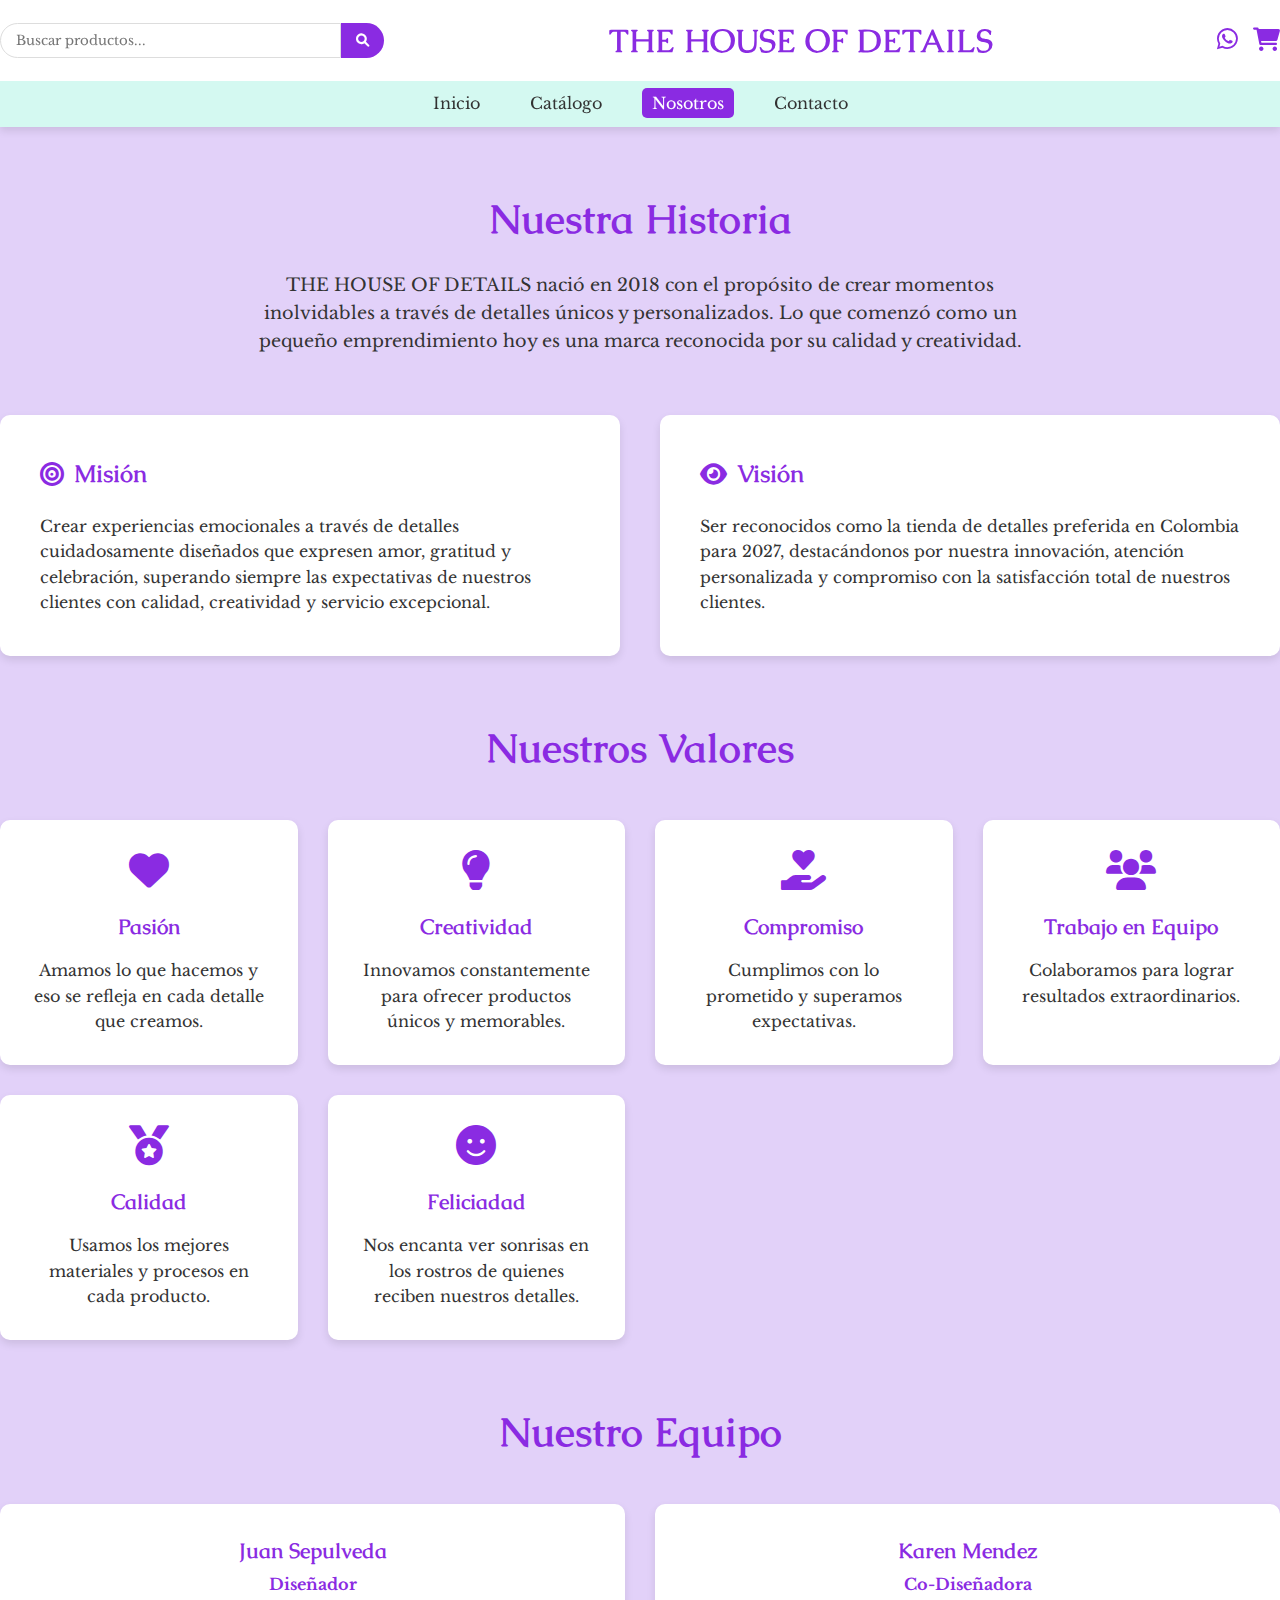
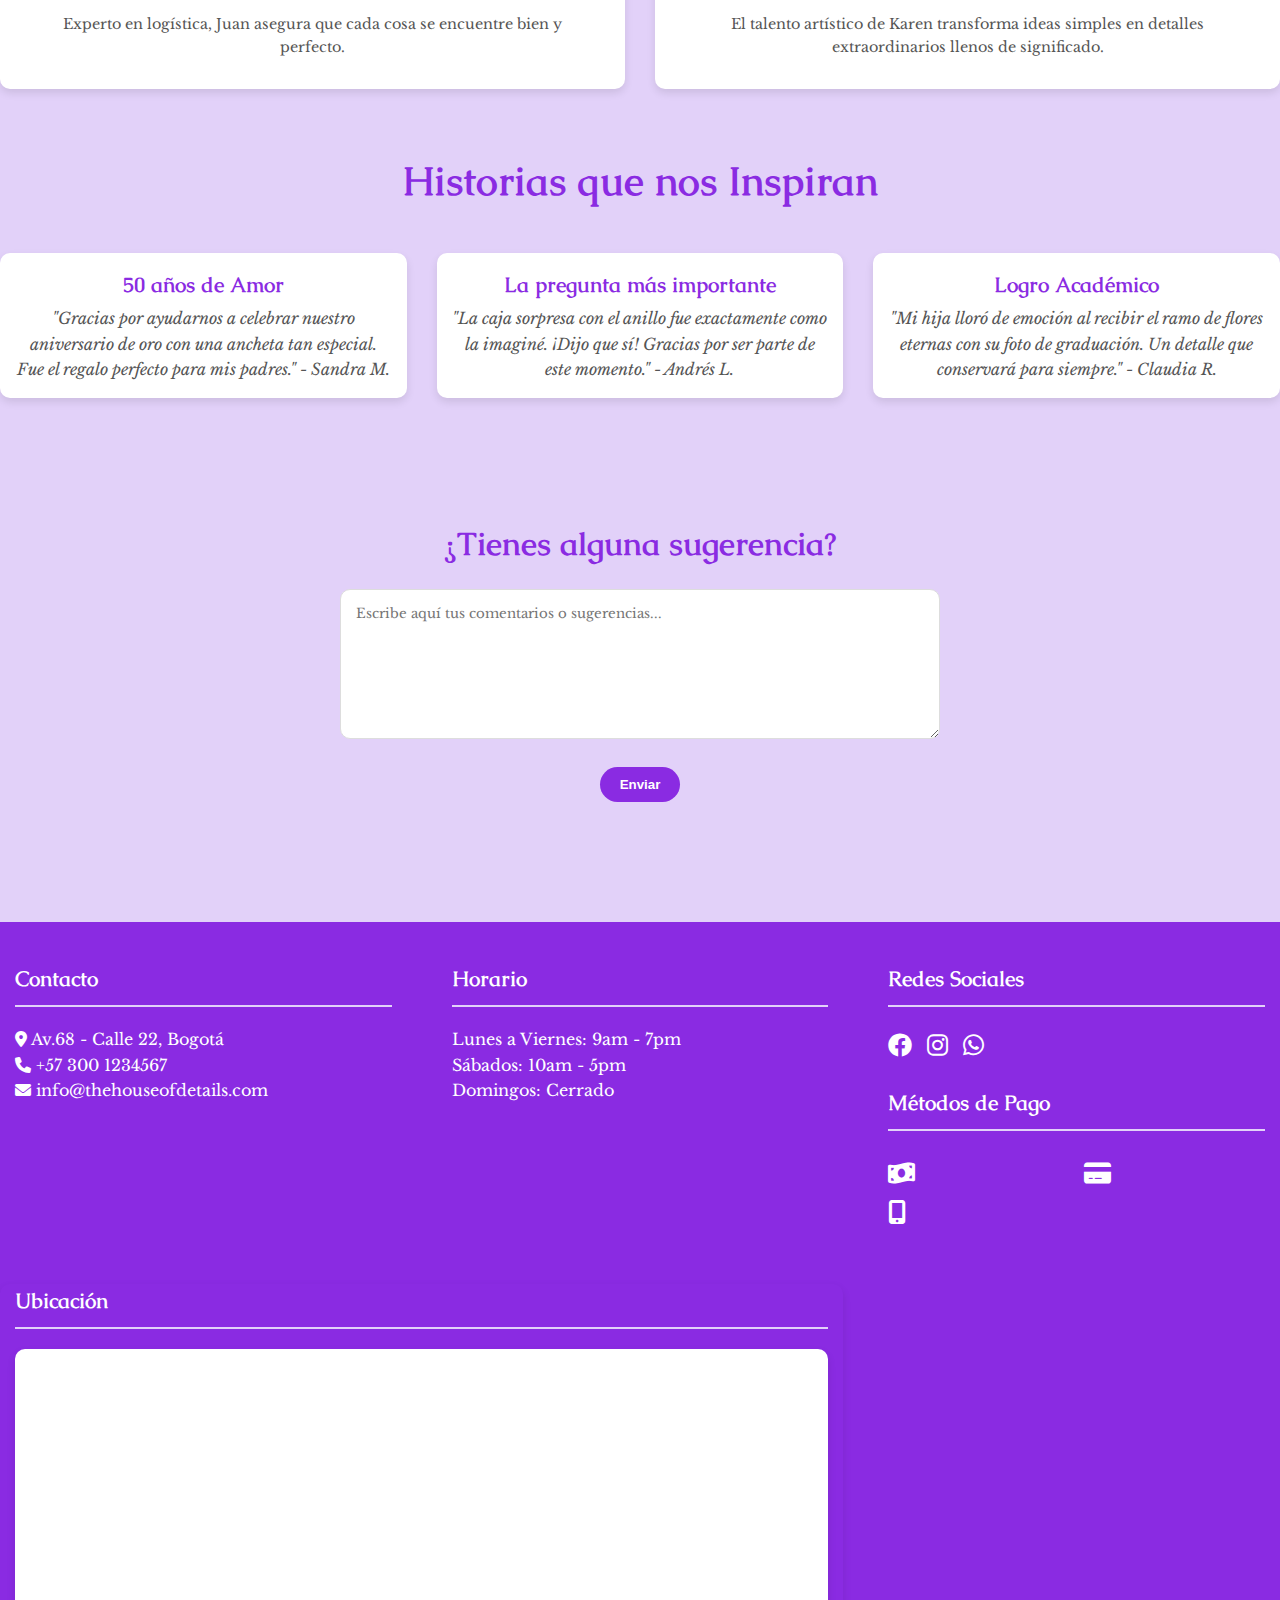
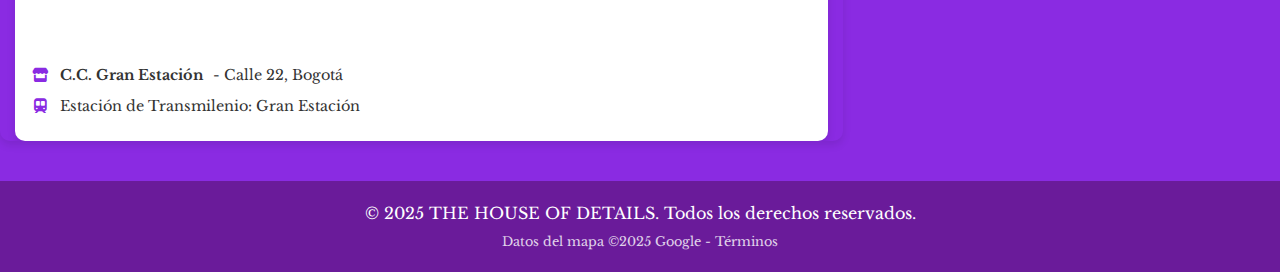
<file: about.html>
<!DOCTYPE html>
<html lang="es">
<head>
    <meta charset="UTF-8">
    <meta name="viewport" content="width=device-width, initial-scale=1.0">
    <title>Nosotros - THE HOUSE OF DETAILS</title>
    <link rel="stylesheet" href="./styles.css">
    <link href="https://fonts.googleapis.com/css2?family=Caudex:wght@700&family=Libre+Baskerville:wght@400;700&display=swap" rel="stylesheet">
    <link rel="stylesheet" href="https://cdnjs.cloudflare.com/ajax/libs/font-awesome/6.0.0-beta3/css/all.min.css">
</head>
<body>
    <header>
        <div class="header-top">
            <div class="search-box">
                <input type="text" placeholder="Buscar productos...">
                <button><i class="fas fa-search"></i></button>
            </div>
            <h1>THE HOUSE OF DETAILS</h1>
            <div class="header-icons">
                <a href="https://wa.me/573001234567" class="whatsapp-btn" target="_blank"><i class="fab fa-whatsapp"></i></a>
                <a href="carrito.html" class="cart-btn"><i class="fas fa-shopping-cart"></i></a>
            </div>
        </div>
        <nav>
            <ul>
                <li><a href="index.html">Inicio</a></li>
                <li><a href="productos.html">Catálogo</a></li>
                <li><a href="about.html" class="active">Nosotros</a></li>
                <li><a href="contacto.html">Contacto</a></li>
            </ul>
        </nav>
    </header>

    <main class="about-container">
        <section class="about-hero">
            <h2>Nuestra Historia</h2>
            <p>THE HOUSE OF DETAILS nació en 2018 con el propósito de crear momentos inolvidables a través de detalles únicos y personalizados. Lo que comenzó como un pequeño emprendimiento hoy es una marca reconocida por su calidad y creatividad.</p>
        </section>

        <section class="mission-vision">
            <div class="mission">
                <h3><i class="fas fa-bullseye"></i> Misión</h3>
                <p>Crear experiencias emocionales a través de detalles cuidadosamente diseñados que expresen amor, gratitud y celebración, superando siempre las expectativas de nuestros clientes con calidad, creatividad y servicio excepcional.</p>
            </div>
            <div class="vision">
                <h3><i class="fas fa-eye"></i> Visión</h3>
                <p>Ser reconocidos como la tienda de detalles preferida en Colombia para 2027, destacándonos por nuestra innovación, atención personalizada y compromiso con la satisfacción total de nuestros clientes.</p>
            </div>
        </section>

        <section class="values">
            <h2>Nuestros Valores</h2>
            <div class="values-grid">
                <div class="value-card">
                    <i class="fas fa-heart"></i>
                    <h3>Pasión</h3>
                    <p>Amamos lo que hacemos y eso se refleja en cada detalle que creamos.</p>
                </div>
                <div class="value-card">
                    <i class="fas fa-lightbulb"></i>
                    <h3>Creatividad</h3>
                    <p>Innovamos constantemente para ofrecer productos únicos y memorables.</p>
                </div>
                <div class="value-card">
                    <i class="fas fa-hand-holding-heart"></i>
                    <h3>Compromiso</h3>
                    <p>Cumplimos con lo prometido y superamos expectativas.</p>
                </div>
                <div class="value-card">
                    <i class="fas fa-users"></i>
                    <h3>Trabajo en Equipo</h3>
                    <p>Colaboramos para lograr resultados extraordinarios.</p>
                </div>
                <div class="value-card">
                    <i class="fas fa-medal"></i>
                    <h3>Calidad</h3>
                    <p>Usamos los mejores materiales y procesos en cada producto.</p>
                </div>
                <div class="value-card">
                    <i class="fas fa-smile"></i>
                    <h3>Feliciadad</h3>
                    <p>Nos encanta ver sonrisas en los rostros de quienes reciben nuestros detalles.</p>
                </div>
            </div>
        </section>

        <section class="team">
            <h2>Nuestro Equipo</h2>
            <div class="team-grid">
                
                <div class="team-member">
                    <h3> Juan Sepulveda </h3>
                    <p class="position"> Diseñador </p>
                    <p class="bio">Experto en logística, Juan asegura que cada cosa se encuentre bien y perfecto.</p>
                </div>
                <div class="team-member">
                    <h3> Karen Mendez </h3>
                    <p class="position"> Co-Diseñadora </p>
                    <p class="bio">El talento artístico de Karen transforma ideas simples en detalles extraordinarios llenos de significado.</p>
                </div>
                
            </div>
        </section>

        <section class="customer-stories">
            <h2>Historias que nos Inspiran</h2>
            <div class="stories-grid">
                <div class="story-card">
                    <h3>50 años de Amor</h3>
                    <p>"Gracias por ayudarnos a celebrar nuestro aniversario de oro con una ancheta tan especial. Fue el regalo perfecto para mis padres." - Sandra M.</p>
                </div>
                <div class="story-card">
                    <h3>La pregunta más importante</h3>
                    <p>"La caja sorpresa con el anillo fue exactamente como la imaginé. ¡Dijo que sí! Gracias por ser parte de este momento." - Andrés L.</p>
                </div>
                <div class="story-card">
                    <h3>Logro Académico</h3>
                    <p>"Mi hija lloró de emoción al recibir el ramo de flores eternas con su foto de graduación. Un detalle que conservará para siempre." - Claudia R.</p>
                </div>
            </div>
        </section>

        <section class="suggestion-box">
            <h2>¿Tienes alguna sugerencia?</h2>
            <form>
                <textarea placeholder="Escribe aquí tus comentarios o sugerencias..."></textarea>
                <button type="submit" class="btn">Enviar</button>
            </form>
        </section>
    </main>

    <footer>
        <div class="footer-content">
            <div class="footer-section contact-info">
                <h3>Contacto</h3>
                <p><i class="fas fa-map-marker-alt"></i> Av.68 - Calle 22, Bogotá</p>
                <p><i class="fas fa-phone"></i> +57 300 1234567</p>
                <p><i class="fas fa-envelope"></i> info@thehouseofdetails.com</p>
            </div>
            
            <div class="footer-section hours">
                <h3>Horario</h3>
                <p>Lunes a Viernes: 9am - 7pm</p>
                <p>Sábados: 10am - 5pm</p>
                <p>Domingos: Cerrado</p>
            </div>
            
            <div class="footer-section social">
                <h3>Redes Sociales</h3>
                <div class="social-icons">
                    <a href="#"><i class="fab fa-facebook"></i></a>
                    <a href="#"><i class="fab fa-instagram"></i></a>
                    <a href="https://wa.me/573001234567"><i class="fab fa-whatsapp"></i></a>
                </div>
                <h3>Métodos de Pago</h3>
                <div class="payment-methods">
                    <i class="fas fa-money-bill-wave" title="Efectivo"></i>
                    <i class="fas fa-credit-card" title="Tarjetas"></i>
                    <i class="fas fa-mobile-alt" title="Nequi/Daviplata"></i>
                </div>
            </div>
            
            <div class="footer-section map-container">
                <h3>Ubicación</h3>
                <div class="map-wrapper">
                    <iframe src="https://www.google.com/maps/embed?pb=!1m18!1m12!1m3!1d3976.785931816485!2d-74.0839096847346!3d4.638242996636828!2m3!1f0!2f0!3f0!3m2!1i1024!2i768!4f13.1!3m3!1m2!1s0x8e3f9a3b0c1b3b1f%3A0x1b8c3b0c1b3b1f!2sBogot%C3%A1!5e0!3m2!1ses!2sco!4v1620000000000!5m2!1ses!2sco" 
                            width="100%" 
                            height="300" 
                            style="border:0;" 
                            allowfullscreen="" 
                            loading="lazy"
                            title="Ubicación de THE HOUSE OF DETAILS">
                    </iframe>
                    <div class="location-details">
                        <p><i class="fas fa-store"></i> <strong>C.C. Gran Estación</strong> - Calle 22, Bogotá</p>
                        <p><i class="fas fa-subway"></i> Estación de Transmilenio: Gran Estación</p>
                    </div>
                </div>
            </div>
        </div>
        
        <div class="footer-bottom">
            <p>&copy; 2025 THE HOUSE OF DETAILS. Todos los derechos reservados.</p>
            <p class="map-credits">Datos del mapa &copy;2025 Google - Términos</p>
        </div>
    </footer>
</body>
</html>
</file>
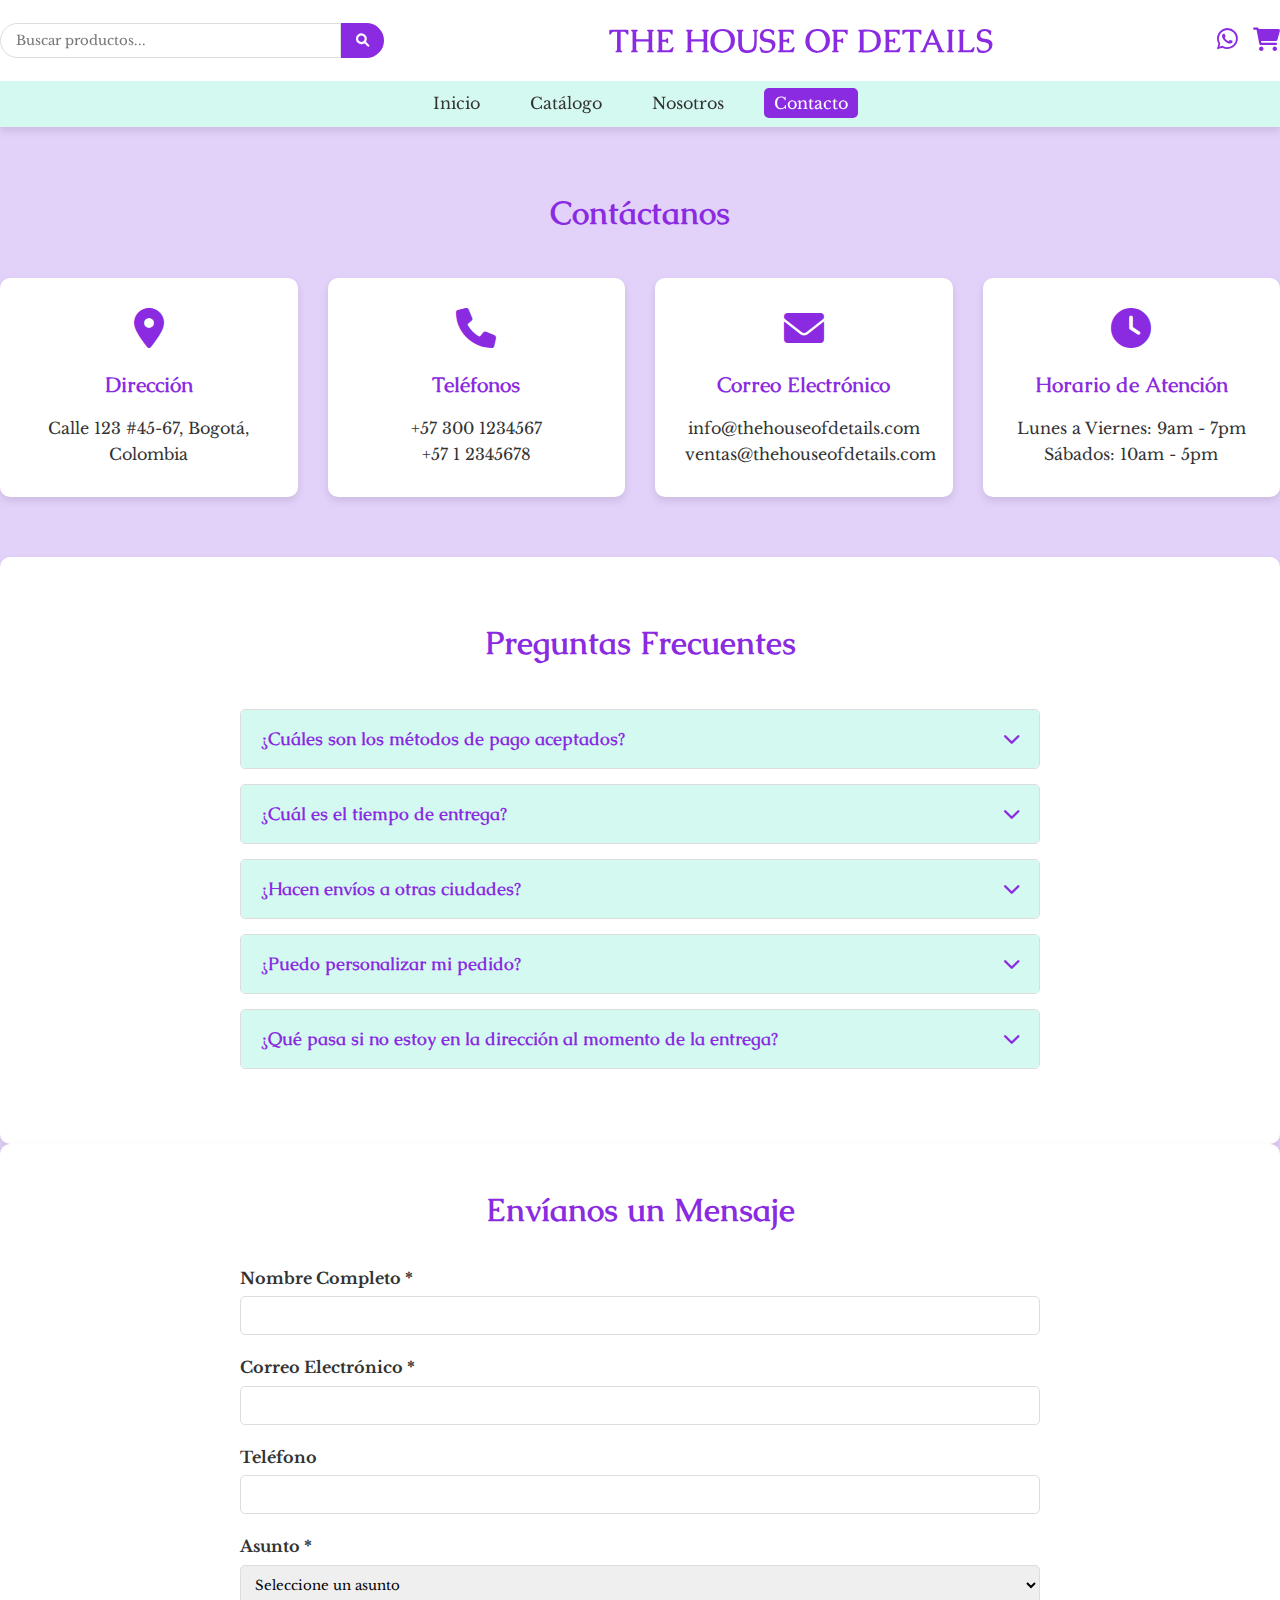
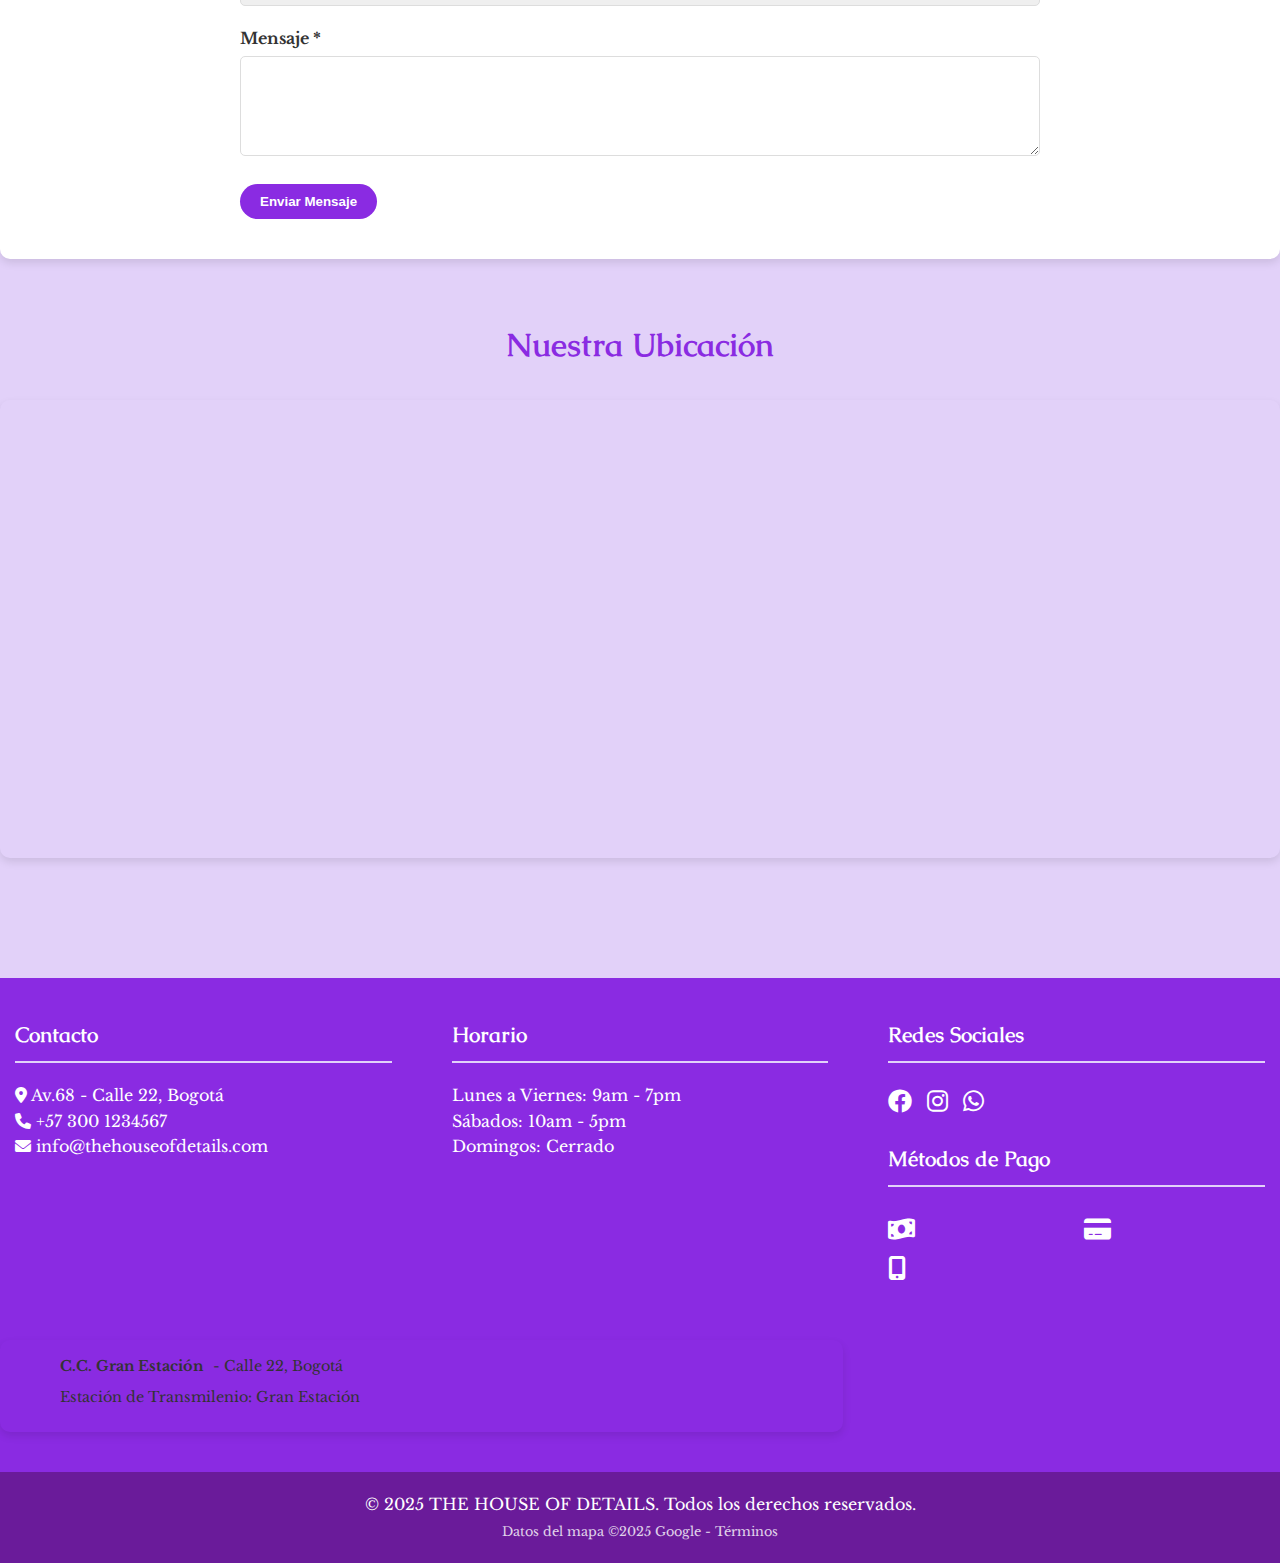
<file: contacto.html>
<!DOCTYPE html>
<html lang="es">
<head>
    <meta charset="UTF-8">
    <meta name="viewport" content="width=device-width, initial-scale=1.0">
    <title>Contacto - THE HOUSE OF DETAILS</title>
    <link rel="stylesheet" href="./styles.css">
    <link href="https://fonts.googleapis.com/css2?family=Caudex:wght@700&family=Libre+Baskerville:wght@400;700&display=swap" rel="stylesheet">
    <link rel="stylesheet" href="https://cdnjs.cloudflare.com/ajax/libs/font-awesome/6.0.0-beta3/css/all.min.css">
</head>
<body>
    <header>
        <div class="header-top">
            <div class="search-box">
                <input type="text" placeholder="Buscar productos...">
                <button><i class="fas fa-search"></i></button>
            </div>
            <h1>THE HOUSE OF DETAILS</h1>
            <div class="header-icons">
                <a href="https://wa.me/573001234567" class="whatsapp-btn" target="_blank"><i class="fab fa-whatsapp"></i></a>
                <a href="carrito.html" class="cart-btn"><i class="fas fa-shopping-cart"></i></a>
            </div>
        </div>
        <nav>
            <ul>
                <li><a href="index.html">Inicio</a></li>
                <li><a href="productos.html">Catálogo</a></li>
                <li><a href="about.html">Nosotros</a></li>
                <li><a href="contacto.html" class="active">Contacto</a></li>
            </ul>
        </nav>
    </header>

    <main class="contact-container">
        <section class="contact-info">
            <h2>Contáctanos</h2>
            <div class="info-grid">
                <div class="info-card">
                    <i class="fas fa-map-marker-alt"></i>
                    <h3>Dirección</h3>
                    <p>Calle 123 #45-67, Bogotá, Colombia</p>
                </div>
                <div class="info-card">
                    <i class="fas fa-phone"></i>
                    <h3>Teléfonos</h3>
                    <p>+57 300 1234567</p>
                    <p>+57 1 2345678</p>
                </div>
                <div class="info-card">
                    <i class="fas fa-envelope"></i>
                    <h3>Correo Electrónico</h3>
                    <p>info@thehouseofdetails.com</p>
                    <p>ventas@thehouseofdetails.com</p>
                </div>
                <div class="info-card">
                    <i class="fas fa-clock"></i>
                    <h3>Horario de Atención</h3>
                    <p>Lunes a Viernes: 9am - 7pm</p>
                    <p>Sábados: 10am - 5pm</p>
                </div>
            </div>
        </section>

        <section class="faq-section">
            <h2>Preguntas Frecuentes</h2>
            <div class="faq-container">
                <div class="faq-item">
                    <input type="checkbox" id="faq1" class="faq-toggle">
                    <label for="faq1" class="faq-question">
                        <span>¿Cuáles son los métodos de pago aceptados?</span>
                        <i class="fas fa-chevron-down"></i>
                    </label>
                    <div class="faq-answer">
                        <p>Aceptamos los siguientes métodos de pago: Efectivo, transferencias bancarias, Nequi, Daviplata, tarjetas débito y crédito (Visa y Mastercard).</p>
                    </div>
                </div>
        
                <div class="faq-item">
                    <input type="checkbox" id="faq2" class="faq-toggle">
                    <label for="faq2" class="faq-question">
                        <span>¿Cuál es el tiempo de entrega?</span>
                        <i class="fas fa-chevron-down"></i>
                    </label>
                    <div class="faq-answer">
                        <p>El tiempo de entrega estándar es de 1 a 2 días hábiles para Bogotá. Para otras ciudades depende del transportador seleccionado.</p>
                    </div>
                </div>
        
                <div class="faq-item">
                    <input type="checkbox" id="faq3" class="faq-toggle">
                    <label for="faq3" class="faq-question">
                        <span>¿Hacen envíos a otras ciudades?</span>
                        <i class="fas fa-chevron-down"></i>
                    </label>
                    <div class="faq-answer">
                        <p>Sí, realizamos envíos a nivel nacional a través de diferentes transportadoras. El costo varía según la ciudad y el peso del paquete.</p>
                    </div>
                </div>
        
                <div class="faq-item">
                    <input type="checkbox" id="faq4" class="faq-toggle">
                    <label for="faq4" class="faq-question">
                        <span>¿Puedo personalizar mi pedido?</span>
                        <i class="fas fa-chevron-down"></i>
                    </label>
                    <div class="faq-answer">
                        <p>¡Claro que sí! La mayoría de nuestros productos pueden personalizarse con mensajes, colores y otros detalles. Indícanos tus preferencias al hacer el pedido.</p>
                    </div>
                </div>
        
                <div class="faq-item">
                    <input type="checkbox" id="faq5" class="faq-toggle">
                    <label for="faq5" class="faq-question">
                        <span>¿Qué pasa si no estoy en la dirección al momento de la entrega?</span>
                        <i class="fas fa-chevron-down"></i>
                    </label>
                    <div class="faq-answer">
                        <p>Si no hay quien reciba el pedido, nuestro mensajero dejará una notificación y hará un segundo intento de entrega al día siguiente.</p>
                    </div>
                </div>
            </div>
        </section>

        <section class="contact-form-section">
            <h2>Envíanos un Mensaje</h2>
            <form class="contact-form">
                <div class="form-group">
                    <label for="contact-name">Nombre Completo *</label>
                    <input type="text" id="contact-name" required>
                </div>
                <div class="form-group">
                    <label for="contact-email">Correo Electrónico *</label>
                    <input type="email" id="contact-email" required>
                </div>
                <div class="form-group">
                    <label for="contact-phone">Teléfono</label>
                    <input type="tel" id="contact-phone">
                </div>
                <div class="form-group">
                    <label for="contact-subject">Asunto *</label>
                    <select id="contact-subject" required>
                        <option value="">Seleccione un asunto</option>
                        <option value="consulta">Consulta general</option>
                        <option value="pedido">Seguimiento de pedido</option>
                        <option value="devolucion">Devolución o reclamo</option>
                        <option value="sugerencia">Sugerencia</option>
                        <option value="otros">Otros</option>
                    </select>
                </div>
                <div class="form-group">
                    <label for="contact-message">Mensaje *</label>
                    <textarea id="contact-message" rows="5" required></textarea>
                </div>
                <button type="submit" class="btn">Enviar Mensaje</button>
            </form>
        </section> 

        

        <section class="location-map">
            <h2>Nuestra Ubicación</h2>
            <div class="map-container">
                <iframe src="https://www.google.com/maps/embed?pb=!1m18!1m12!1m3!1d3976.785931816485!2d-74.0839096847346!3d4.638242996636828!2m3!1f0!2f0!3f0!3m2!1i1024!2i768!4f13.1!3m3!1m2!1s0x8e3f9a3b0c1b3b1f%3A0x1b8c3b0c1b3b1f!2sBogot%C3%A1!5e0!3m2!1ses!2sco!4v1620000000000!5m2!1ses!2sco" width="100%" height="450" style="border:0;" allowfullscreen="" loading="lazy"></iframe>
            </div>
        </section>
            
    </section>
    </main>

    <footer>
        <div class="footer-content">
            <div class="footer-section contact-info">
                <h3>Contacto</h3>
                <p><i class="fas fa-map-marker-alt"></i> Av.68 - Calle 22, Bogotá</p>
                <p><i class="fas fa-phone"></i> +57 300 1234567</p>
                <p><i class="fas fa-envelope"></i> info@thehouseofdetails.com</p>
            </div>
            
            <div class="footer-section hours">
                <h3>Horario</h3>
                <p>Lunes a Viernes: 9am - 7pm</p>
                <p>Sábados: 10am - 5pm</p>
                <p>Domingos: Cerrado</p>
            </div>
            
            <div class="footer-section social">
                <h3>Redes Sociales</h3>
                <div class="social-icons">
                    <a href="#"><i class="fab fa-facebook"></i></a>
                    <a href="#"><i class="fab fa-instagram"></i></a>
                    <a href="https://wa.me/573001234567"><i class="fab fa-whatsapp"></i></a>
                </div>
                <h3>Métodos de Pago</h3>
                <div class="payment-methods">
                    <i class="fas fa-money-bill-wave" title="Efectivo"></i>
                    <i class="fas fa-credit-card" title="Tarjetas"></i>
                    <i class="fas fa-mobile-alt" title="Nequi/Daviplata"></i>
                </div>
            </div>
            
            <div class="footer-section map-container">
                
                
                    <div class="location-details">
                        <p><i class="fas fa-store"></i> <strong>C.C. Gran Estación</strong> - Calle 22, Bogotá</p>
                        <p><i class="fas fa-subway"></i> Estación de Transmilenio: Gran Estación</p>
                    </div>
                
            </div>
        </div>
        
        <div class="footer-bottom">
            <p>&copy; 2025 THE HOUSE OF DETAILS. Todos los derechos reservados.</p>
            <p class="map-credits">Datos del mapa &copy;2025 Google - Términos</p>
        </div>
    </footer>
</body>
</html>
</file>
<file: styles.css>
/* Estilos Generales */
:root {
    --lila: #e2d1f9;
    --aguamarina: #d4f9f1;
    --purpura: #8a2be2;
    --rosa-pastel: #ffd1dc;
    --azul-pastel: #a7c7e7;
    --verde-pastel: #c1e1c1;
    --amarillo-pastel: #fdfd96;
    --texto-oscuro: #333;
    --texto-medio: #555;
    --texto-claro: #777;
    --blanco: #fff;
    --sombra: 0 4px 8px rgba(0, 0, 0, 0.1);
}

* {
    margin: 0;
    padding: 0;
    box-sizing: border-box;
}

body {
    font-family: 'Libre Baskerville', serif;
    color: var(--texto-oscuro);
    background-color: var(--lila);
    line-height: 1.6;
}

h1, h2, h3, h4, h5, h6 {
    font-family: 'Caudex', serif;
    color: var(--purpura);
}

a {
    text-decoration: none;
    color: inherit;
}

img {
    max-width: 100%;
    height: auto;
}

.btn {
    display: inline-block;
    padding: 10px 20px;
    background-color: var(--purpura);
    color: var(--blanco);
    border-radius: 25px;
    font-weight: bold;
    transition: all 0.3s ease;
    border: none;
    cursor: pointer;
    text-align: center;
}

.btn:hover {
    background-color: #6a1b9a;
    transform: translateY(-2px);
    box-shadow: var(--sombra);
}

.container {
    width: 90%;
    max-width: 1200px;
    margin: 0 auto;
    padding: 0 15px;
}

/* Header */
header {
    background-color: var(--blanco);
    box-shadow: var(--sombra);
    position: sticky;
    top: 0;
    z-index: 100;
}

.header-top {
    display: flex;
    justify-content: space-between;
    align-items: center;
    padding: 15px 0;
}

.search-box {
    display: flex;
    width: 30%;
}

.search-box input {
    width: 100%;
    padding: 8px 15px;
    border: 1px solid #ddd;
    border-radius: 25px 0 0 25px;
    font-family: 'Libre Baskerville', serif;
}

.search-box button {
    padding: 8px 15px;
    background-color: var(--purpura);
    color: white;
    border: none;
    border-radius: 0 25px 25px 0;
    cursor: pointer;
}

h1 {
    font-size: 2rem;
    color: var(--purpura);
    text-align: center;
    flex-grow: 1;
}

.header-icons {
    display: flex;
    gap: 15px;
}

.whatsapp-btn, .cart-btn {
    font-size: 1.5rem;
    color: var(--purpura);
    transition: transform 0.3s ease;
}

.whatsapp-btn:hover, .cart-btn:hover {
    transform: scale(1.1);
}

.cart-btn.active {
    color: #6a1b9a;
}

nav ul {
    display: flex;
    justify-content: center;
    list-style: none;
    background-color: var(--aguamarina);
    padding: 10px 0;
}

nav ul li {
    margin: 0 15px;
}

nav ul li a {
    padding: 5px 10px;
    border-radius: 5px;
    transition: all 0.3s ease;
}

nav ul li a:hover, nav ul li a.active {
    background-color: var(--purpura);
    color: var(--blanco);
}

/* Hero Section */
.hero {
    background: linear-gradient(rgba(226, 209, 249, 0.8), rgba(212, 249, 241, 0.8)), url('images/hero-bg.jpg');
    background-size: cover;
    background-position: center;
    height: 60vh;
    display: flex;
    align-items: center;
    text-align: center;
    color: var(--texto-oscuro);
    padding: 0 20px;
}

.hero-content {
    max-width: 800px;
    margin: 0 auto;
}

.hero h2 {
    font-size: 2.5rem;
    margin-bottom: 20px;
    color: var(--purpura);
}

.hero p {
    font-size: 1.2rem;
    margin-bottom: 30px;
}

/* Categories Section */
.categories {
    padding: 60px 0;
    text-align: center;
    background-color: var(--blanco);
}

.categories h2 {
    font-size: 2rem;
    margin-bottom: 40px;
    color: var(--purpura);
    position: relative;
    display: inline-block;
}

.categories h2::after {
    content: '';
    position: absolute;
    width: 50%;
    height: 3px;
    background-color: var(--purpura);
    bottom: -10px;
    left: 25%;
}

.category-grid {
    display: grid;
    grid-template-columns: repeat(auto-fit, minmax(250px, 1fr));
    gap: 30px;
    margin-top: 30px;
}

.category-card {
    background-color: var(--aguamarina);
    border-radius: 10px;
    overflow: hidden;
    transition: transform 0.3s ease, box-shadow 0.3s ease;
    box-shadow: var(--sombra);
}

.category-card:hover {
    transform: translateY(-10px);
    box-shadow: 0 10px 20px rgba(0, 0, 0, 0.15);
}

.category-card img {
    width: 100%;
    height: 200px;
    object-fit: cover;
}

.category-card h3 {
    padding: 15px;
    font-size: 1.3rem;
}

/* Special Offers */
.special-offers {
    padding: 60px 0;
    background-color: var(--lila);
    text-align: center;
}

.special-offers h2 {
    font-size: 2rem;
    margin-bottom: 40px;
    color: var(--purpura);
}

.offer-container {
    display: grid;
    grid-template-columns: repeat(auto-fit, minmax(300px, 1fr));
    gap: 30px;
    margin-top: 30px;
}

.offer-card {
    background-color: var(--blanco);
    border-radius: 10px;
    overflow: hidden;
    box-shadow: var(--sombra);
    transition: transform 0.3s ease;
}

.offer-card:hover {
    transform: scale(1.05);
}

.offer-card img {
    width: 100%;
    height: 200px;
    object-fit: cover;
}

.offer-card h3 {
    padding: 15px;
    font-size: 1.3rem;
    color: var(--purpura);
}

.offer-card p {
    padding: 0 15px 15px;
    color: var(--texto-medio);
}

/* Testimonials */
.testimonials {
    padding: 60px 0;
    background-color: var(--blanco);
    text-align: center;
}

.testimonials h2 {
    font-size: 2rem;
    margin-bottom: 40px;
    color: var(--purpura);
}

.testimonial-grid {
    display: grid;
    grid-template-columns: repeat(auto-fit, minmax(300px, 1fr));
    gap: 30px;
    margin-top: 30px;
}

.testimonial-card {
    background-color: var(--aguamarina);
    padding: 30px;
    border-radius: 10px;
    box-shadow: var(--sombra);
    text-align: left;
}

.rating {
    color: gold;
    margin-bottom: 15px;
}

.testimonial-card p {
    font-style: italic;
    margin-bottom: 15px;
}

.author {
    font-weight: bold;
    color: var(--purpura);
}

/* Suggestion Box */
.suggestion-box {
    padding: 60px 0;
    background-color: var(--lila);
    text-align: center;
}

.suggestion-box h2 {
    font-size: 2rem;
    margin-bottom: 20px;
    color: var(--purpura);
}

.suggestion-box form {
    max-width: 600px;
    margin: 0 auto;
}

.suggestion-box textarea {
    width: 100%;
    height: 150px;
    padding: 15px;
    border-radius: 10px;
    border: 1px solid #ddd;
    margin-bottom: 20px;
    font-family: 'Libre Baskerville', serif;
    resize: vertical;
}

/* Footer Styles */
footer {
    background-color: var(--purpura);
    color: var(--blanco);
    padding: 40px 0 0;
}

.footer-content {
    display: grid;
    grid-template-columns: repeat(auto-fit, minmax(250px, 1fr));
    gap: 30px;
    padding-bottom: 40px;
}

.footer-section {
    padding: 0 15px;
}

.footer-section h3 {
    font-size: 1.3rem;
    margin-bottom: 20px;
    color: var(--blanco);
    border-bottom: 2px solid var(--lila);
    padding-bottom: 10px;
}

.map-container {
    grid-column: span 2;
}

.map-wrapper {
    background-color: var(--blanco);
    border-radius: 10px;
    overflow: hidden;
    box-shadow: var(--sombra);
}

.map-wrapper iframe {
    display: block;
    border: none;
}

.location-details {
    padding: 15px;
    color: var(--texto-oscuro);
    font-size: 0.9rem;
}

.location-details p {
    margin-bottom: 8px;
    display: flex;
    align-items: center;
    gap: 10px;
}

.location-details i {
    color: var(--purpura);
    min-width: 20px;
    text-align: center;
}

.social-icons {
    display: flex;
    gap: 15px;
    margin-bottom: 20px;
}

.social-icons a {
    color: var(--blanco);
    font-size: 1.5rem;
    transition: transform 0.3s ease;
}

.social-icons a:hover {
    transform: translateY(-5px);
}

.payment-methods {
    display: flex;
    gap: 15px;
    font-size: 1.5rem;
    margin-top: 10px;
}

.footer-bottom {
    text-align: center;
    padding: 20px 0;
    background-color: #6a1b9a;
    display: flex;
    flex-direction: column;
    gap: 5px;
}

.footer-bottom p {
    margin: 0;
}

.map-credits {
    font-size: 0.8rem;
    opacity: 0.8;
}

/* Responsive Design */
@media (max-width: 768px) {
    .map-container {
        grid-column: span 1;
    }
    
    .footer-content {
        grid-template-columns: 1fr;
    }
}

/* Product Catalog */
.catalog-header {
    padding: 60px 0 30px;
    text-align: center;
}

.catalog-header h2 {
    font-size: 2.5rem;
    color: var(--purpura);
    margin-bottom: 15px;
}

.category-filter {
    padding: 20px 0;
    text-align: center;
}

.filter-buttons {
    display: flex;
    flex-wrap: wrap;
    justify-content: center;
    gap: 10px;
    margin-top: 15px;
}

.filter-btn {
    background-color: var(--aguamarina);
    color: var(--texto-oscuro);
    border: none;
}

.filter-btn.active {
    background-color: var(--purpura);
    color: var(--blanco);
}

.product-grid {
    display: grid;
    grid-template-columns: repeat(auto-fill, minmax(300px, 1fr));
    gap: 30px;
    padding: 30px 0;
}

.product-card {
    background-color: var(--blanco);
    border-radius: 10px;
    overflow: hidden;
    box-shadow: var(--sombra);
    transition: transform 0.3s ease;
}

.product-card:hover {
    transform: translateY(-10px);
}

.product-card img {
    width: 100%;
    height: 250px;
    object-fit: cover;
}

.product-card h3 {
    padding: 15px 15px 5px;
    font-size: 1.2rem;
}

.product-card p {
    padding: 0 15px;
    color: var(--texto-medio);
    font-size: 0.9rem;
    min-height: 60px;
}

.price {
    display: block;
    padding: 10px 15px;
    font-weight: bold;
    font-size: 1.2rem;
    color: var(--purpura);
}

.product-card .btn {
    display: block;
    margin: 15px;
    text-align: center;
}

.special-days {
    padding: 60px 0;
    text-align: center;
}

.special-days h2 {
    font-size: 2rem;
    margin-bottom: 30px;
    color: var(--purpura);
}

.special-days-grid {
    display: grid;
    grid-template-columns: repeat(auto-fit, minmax(200px, 1fr));
    gap: 20px;
}

.day-card {
    background-color: var(--aguamarina);
    border-radius: 10px;
    overflow: hidden;
    box-shadow: var(--sombra);
    transition: transform 0.3s ease;
}

.day-card:hover {
    transform: scale(1.05);
}

.day-card img {
    width: 100%;
    height: 150px;
    object-fit: cover;
}

.day-card h3 {
    padding: 15px;
    font-size: 1.1rem;
}

.day-card .btn {
    display: block;
    margin: 10px auto;
    width: 80%;
    padding: 8px 0;
    font-size: 0.9rem;
}

/* Product Detail */
.product-detail-container {
    display: grid;
    grid-template-columns: 1fr 1fr;
    gap: 40px;
    padding: 60px 0;
}

.product-images {
    display: flex;
    flex-direction: column;
    gap: 20px;
}

.main-image {
    width: 100%;
    height: 400px;
    overflow: hidden;
    border-radius: 10px;
    box-shadow: var(--sombra);
}

.main-image img {
    width: 100%;
    height: 100%;
    object-fit: cover;
    transition: transform 0.5s ease;
}

.main-image img:hover {
    transform: scale(1.1);
}

.thumbnail-container {
    display: grid;
    grid-template-columns: repeat(4, 1fr);
    gap: 10px;
}

.thumbnail {
    width: 100%;
    height: 80px;
    object-fit: cover;
    border-radius: 5px;
    cursor: pointer;
    transition: transform 0.3s ease;
}

.thumbnail:hover {
    transform: scale(1.1);
}

.product-info h2 {
    font-size: 2rem;
    margin-bottom: 10px;
    color: var(--purpura);
}

.rating {
    margin-bottom: 15px;
    color: gold;
}

.review-count {
    color: var(--texto-medio);
    font-size: 0.9rem;
    margin-left: 10px;
}

.price {
    font-size: 1.8rem;
    font-weight: bold;
    margin: 20px 0;
    color: var(--purpura);
}

.description {
    margin-bottom: 20px;
    line-height: 1.8;
}

.product-details h3 {
    margin: 20px 0 10px;
    font-size: 1.3rem;
}

.product-details ul {
    margin-left: 20px;
    margin-bottom: 20px;
}

.product-details li {
    margin-bottom: 5px;
}

.product-options {
    margin: 30px 0;
}

.option-group {
    margin-bottom: 15px;
}

.option-group label {
    display: block;
    margin-bottom: 5px;
    font-weight: bold;
}

.option-group input, .option-group select, .option-group textarea {
    width: 100%;
    padding: 10px;
    border-radius: 5px;
    border: 1px solid #ddd;
    font-family: 'Libre Baskerville', serif;
}

.add-to-cart {
    display: flex;
    align-items: center;
    gap: 20px;
    margin: 30px 0;
}

.quantity-selector {
    display: flex;
    align-items: center;
    border: 1px solid #ddd;
    border-radius: 25px;
    overflow: hidden;
}

.quantity-btn {
    width: 30px;
    height: 30px;
    background-color: var(--purpura);
    color: white;
    border: none;
    font-size: 1rem;
    cursor: pointer;
}

.quantity-input {
    width: 50px;
    height: 30px;
    text-align: center;
    border: none;
    border-left: 1px solid #ddd;
    border-right: 1px solid #ddd;
}

.delivery-info {
    background-color: var(--aguamarina);
    padding: 20px;
    border-radius: 10px;
    margin-top: 30px;
}

.delivery-info p {
    margin-bottom: 10px;
    display: flex;
    align-items: center;
    gap: 10px;
}

.delivery-info i {
    font-size: 1.2rem;
    color: var(--purpura);
}

.related-products {
    padding: 60px 0;
    text-align: center;
}

.related-products h2 {
    font-size: 2rem;
    margin-bottom: 40px;
    color: var(--purpura);
}

.related-grid {
    display: grid;
    grid-template-columns: repeat(auto-fit, minmax(250px, 1fr));
    gap: 30px;
}

.related-card {
    background-color: var(--blanco);
    border-radius: 10px;
    overflow: hidden;
    box-shadow: var(--sombra);
    padding: 20px;
    transition: transform 0.3s ease;
}

.related-card:hover {
    transform: translateY(-10px);
}

.related-card img {
    width: 100%;
    height: 200px;
    object-fit: cover;
    border-radius: 5px;
    margin-bottom: 15px;
}

.related-card h3 {
    font-size: 1.2rem;
    margin-bottom: 10px;
}

.related-card .price {
    font-size: 1.2rem;
    margin: 10px 0;
}

.related-card .btn {
    display: block;
    width: 100%;
    padding: 8px 0;
    font-size: 0.9rem;
}

.customer-reviews {
    padding: 60px 0;
}

.customer-reviews h2 {
    font-size: 2rem;
    margin-bottom: 40px;
    text-align: center;
    color: var(--purpura);
}

.review-card {
    background-color: var(--blanco);
    padding: 30px;
    border-radius: 10px;
    box-shadow: var(--sombra);
    margin-bottom: 30px;
}

.review-header {
    display: flex;
    justify-content: space-between;
    align-items: center;
    margin-bottom: 15px;
}

.review-rating {
    color: gold;
}

.review-author {
    color: var(--texto-medio);
    font-size: 0.9rem;
}

.review-text {
    line-height: 1.8;
}

.add-review {
    background-color: var(--aguamarina);
    padding: 30px;
    border-radius: 10px;
    box-shadow: var(--sombra);
}

.add-review h3 {
    font-size: 1.5rem;
    margin-bottom: 20px;
    color: var(--purpura);
}

.rating-input {
    margin-bottom: 20px;
}

.rating-input .star {
    font-size: 1.5rem;
    color: #ddd;
    cursor: pointer;
    transition: color 0.3s ease;
}

.rating-input .star:hover, .rating-input .star.active {
    color: gold;
}

.add-review textarea {
    width: 100%;
    height: 150px;
    padding: 15px;
    border-radius: 10px;
    border: 1px solid #ddd;
    margin-bottom: 20px;
    font-family: 'Libre Baskerville', serif;
    resize: vertical;
}

.add-review button {
    width: 100%;
}

/* Shopping Cart */
.cart-container {
    padding: 60px 0;
}

.cart-container h2 {
    font-size: 2rem;
    margin-bottom: 40px;
    color: var(--purpura);
    text-align: center;
}

.cart-content {
    display: grid;
    grid-template-columns: 2fr 1fr;
    gap: 40px;
}

.cart-items {
    display: flex;
    flex-direction: column;
    gap: 20px;
}

.cart-item {
    display: grid;
    grid-template-columns: 150px 1fr;
    gap: 20px;
    background-color: var(--blanco);
    border-radius: 10px;
    padding: 20px;
    box-shadow: var(--sombra);
}

.cart-item img {
    width: 100%;
    height: 150px;
    object-fit: cover;
    border-radius: 5px;
}

.item-details h3 {
    font-size: 1.3rem;
    margin-bottom: 10px;
}

.item-price {
    font-size: 1.2rem;
    font-weight: bold;
    color: var(--purpura);
    margin-bottom: 10px;
}

.item-options p {
    font-size: 0.9rem;
    color: var(--texto-medio);
    margin-bottom: 5px;
}

.item-actions {
    display: flex;
    justify-content: space-between;
    align-items: center;
    margin-top: 20px;
}

.quantity-selector {
    display: flex;
    align-items: center;
    border: 1px solid #ddd;
    border-radius: 25px;
    overflow: hidden;
}

.quantity-btn {
    width: 30px;
    height: 30px;
    background-color: var(--purpura);
    color: white;
    border: none;
    font-size: 1rem;
    cursor: pointer;
}

.quantity-input {
    width: 50px;
    height: 30px;
    text-align: center;
    border: none;
    border-left: 1px solid #ddd;
    border-right: 1px solid #ddd;
}

.remove-btn {
    background: none;
    border: none;
    color: var(--texto-medio);
    cursor: pointer;
    font-size: 0.9rem;
    transition: color 0.3s ease;
}

.remove-btn:hover {
    color: red;
}

.cart-summary {
    background-color: var(--blanco);
    border-radius: 10px;
    padding: 30px;
    box-shadow: var(--sombra);
    position: sticky;
    top: 100px;
    align-self: start;
}

.cart-summary h3 {
    font-size: 1.5rem;
    margin-bottom: 20px;
    color: var(--purpura);
    text-align: center;
}

.summary-details {
    margin-bottom: 30px;
}

.summary-row {
    display: flex;
    justify-content: space-between;
    margin-bottom: 10px;
    padding-bottom: 10px;
    border-bottom: 1px dashed #ddd;
}

.summary-row.total {
    font-weight: bold;
    font-size: 1.2rem;
    border-bottom: none;
    margin-top: 20px;
}

.delivery-options {
    margin: 30px 0;
}

.delivery-options h4 {
    font-size: 1.1rem;
    margin-bottom: 15px;
    color: var(--purpura);
}

.option {
    margin-bottom: 10px;
}

.option input {
    margin-right: 10px;
}

.checkout-btn {
    display: block;
    width: 100%;
    text-align: center;
    margin-top: 20px;
}

.checkout-form {
    background-color: var(--blanco);
    padding: 40px;
    border-radius: 10px;
    box-shadow: var(--sombra);
    margin-top: 60px;
}

.checkout-form h3 {
    font-size: 1.5rem;
    margin-bottom: 20px;
    color: var(--purpura);
    border-bottom: 2px solid var(--aguamarina);
    padding-bottom: 10px;
}

.form-group {
    margin-bottom: 20px;
}

.form-group label {
    display: block;
    margin-bottom: 5px;
    font-weight: bold;
}

.form-group input, .form-group select, .form-group textarea {
    width: 100%;
    padding: 10px;
    border-radius: 5px;
    border: 1px solid #ddd;
    font-family: 'Libre Baskerville', serif;
}

.form-group textarea {
    height: 100px;
    resize: vertical;
}

.payment-methods {
    display: grid;
    grid-template-columns: repeat(auto-fit, minmax(150px, 1fr));
    gap: 15px;
    margin: 30px 0;
}

.payment-option {
    display: flex;
    align-items: center;
    gap: 10px;
    padding: 10px;
    border: 1px solid #ddd;
    border-radius: 5px;
    cursor: pointer;
    transition: all 0.3s ease;
}

.payment-option:hover {
    background-color: var(--aguamarina);
}

.payment-option input {
    margin-right: 5px;
}

.payment-option label {
    display: flex;
    align-items: center;
    gap: 5px;
    cursor: pointer;
}

.form-actions {
    display: flex;
    justify-content: space-between;
    margin-top: 30px;
}

.form-actions .btn {
    width: 48%;
}

.continue-btn {
    background-color: var(--aguamarina);
    color: var(--texto-oscuro);
}

.continue-btn:hover {
    background-color: #b2ebe0;
}

/* Contact Page */
.contact-container {
    padding: 60px 0;
}

.contact-info h2 {
    font-size: 2rem;
    margin-bottom: 40px;
    text-align: center;
    color: var(--purpura);
}

.info-grid {
    display: grid;
    grid-template-columns: repeat(auto-fit, minmax(250px, 1fr));
    gap: 30px;
    margin-bottom: 60px;
}

.info-card {
    background-color: var(--blanco);
    padding: 30px;
    border-radius: 10px;
    box-shadow: var(--sombra);
    text-align: center;
    transition: transform 0.3s ease;
}

.info-card:hover {
    transform: translateY(-10px);
}

.info-card i {
    font-size: 2.5rem;
    color: var(--purpura);
    margin-bottom: 20px;
}

.info-card h3 {
    font-size: 1.3rem;
    margin-bottom: 15px;
}

.contact-form-section {
    background-color: var(--blanco);
    padding: 40px;
    border-radius: 10px;
    box-shadow: var(--sombra);
    margin-bottom: 60px;
}

.contact-form-section h2 {
    font-size: 2rem;
    margin-bottom: 30px;
    color: var(--purpura);
    text-align: center;
}

.contact-form {
    max-width: 800px;
    margin: 0 auto;
}

.location-map {
    margin-bottom: 60px;
}

.location-map h2 {
    font-size: 2rem;
    margin-bottom: 30px;
    color: var(--purpura);
    text-align: center;
}

.map-container {
    border-radius: 10px;
    overflow: hidden;
    box-shadow: var(--sombra);
}

.faq-section {
    background-color: var(--blanco);
    padding: 40px;
    border-radius: 10px;
    box-shadow: var(--sombra);
}

.faq-section h2 {
    font-size: 2rem;
    margin-bottom: 30px;
    color: var(--purpura);
    text-align: center;
}

.faq-item {
    margin-bottom: 15px;
    border: 1px solid #ddd;
    border-radius: 5px;
    overflow: hidden;
}

.faq-question {
    width: 100%;
    padding: 15px 20px;
    background-color: var(--aguamarina);
    border: none;
    text-align: left;
    font-family: 'Caudex', serif;
    font-size: 1.1rem;
    color: var(--purpura);
    cursor: pointer;
    display: flex;
    justify-content: space-between;
    align-items: center;
}

.faq-question i {
    transition: transform 0.3s ease;
}

.faq-question.active i {
    transform: rotate(180deg);
}

.faq-answer {
    padding: 0 20px;
    max-height: 0;
    overflow: hidden;
    transition: max-height 0.3s ease, padding 0.3s ease;
}

.faq-answer.active {
    padding: 20px;
    max-height: 500px;
}

/* About Page */
.about-container {
    padding: 60px 0;
}

.about-hero {
    text-align: center;
    margin-bottom: 60px;
}

.about-hero h2 {
    font-size: 2.5rem;
    margin-bottom: 20px;
    color: var(--purpura);
}

.about-hero p {
    max-width: 800px;
    margin: 0 auto;
    font-size: 1.1rem;
}

.mission-vision {
    display: grid;
    grid-template-columns: 1fr 1fr;
    gap: 40px;
    margin-bottom: 60px;
}

.mission, .vision {
    background-color: var(--blanco);
    padding: 40px;
    border-radius: 10px;
    box-shadow: var(--sombra);
}

.mission h3, .vision h3 {
    font-size: 1.5rem;
    margin-bottom: 20px;
    color: var(--purpura);
    display: flex;
    align-items: center;
    gap: 10px;
}

.values {
    text-align: center;
    margin-bottom: 60px;
}

.values h2 {
    font-size: 2.5rem;
    margin-bottom: 40px;
    color: var(--purpura);
}

.values-grid {
    display: grid;
    grid-template-columns: repeat(auto-fit, minmax(250px, 1fr));
    gap: 30px;
}

.value-card {
    background-color: var(--blanco);
    padding: 30px;
    border-radius: 10px;
    box-shadow: var(--sombra);
    transition: transform 0.3s ease;
}

.value-card:hover {
    transform: translateY(-10px);
}

.value-card i {
    font-size: 2.5rem;
    color: var(--purpura);
    margin-bottom: 20px;
}

.value-card h3 {
    font-size: 1.3rem;
    margin-bottom: 15px;
}

.team {
    text-align: center;
    margin-bottom: 60px;
}

.team h2 {
    font-size: 2.5rem;
    margin-bottom: 40px;
    color: var(--purpura);
}

.team-grid {
    display: grid;
    grid-template-columns: repeat(auto-fit, minmax(250px, 1fr));
    gap: 30px;
}

.team-member {
    background-color: var(--blanco);
    padding: 30px;
    border-radius: 10px;
    box-shadow: var(--sombra);
    transition: transform 0.3s ease;
}

.team-member:hover {
    transform: translateY(-10px);
}

.team-member img {
    width: 150px;
    height: 150px;
    border-radius: 50%;
    object-fit: cover;
    margin: 0 auto 20px;
    display: block;
    border: 5px solid var(--aguamarina);
}

.team-member h3 {
    font-size: 1.3rem;
    margin-bottom: 5px;
}

.position {
    font-weight: bold;
    color: var(--purpura);
    margin-bottom: 15px;
}

.bio {
    font-size: 0.9rem;
    color: var(--texto-medio);
}

.customer-stories {
    text-align: center;
    margin-bottom: 60px;
}

.customer-stories h2 {
    font-size: 2.5rem;
    margin-bottom: 40px;
    color: var(--purpura);
}

.stories-grid {
    display: grid;
    grid-template-columns: repeat(auto-fit, minmax(300px, 1fr));
    gap: 30px;
}

.story-card {
    background-color: var(--blanco);
    border-radius: 10px;
    overflow: hidden;
    box-shadow: var(--sombra);
    transition: transform 0.3s ease;
}

.story-card:hover {
    transform: translateY(-10px);
}

.story-card img {
    width: 100%;
    height: 200px;
    object-fit: cover;
}

.story-card h3 {
    font-size: 1.3rem;
    padding: 15px 15px 5px;
}

.story-card p {
    padding: 0 15px 15px;
    font-style: italic;
    color: var(--texto-medio);
}

.gallery {
    text-align: center;
}

.gallery h2 {
    font-size: 2.5rem;
    margin-bottom: 40px;
    color: var(--purpura);
}

.gallery-grid {
    display: grid;
    grid-template-columns: repeat(auto-fit, minmax(250px, 1fr));
    gap: 20px;
}

.gallery-grid img {
    width: 100%;
    height: 250px;
    object-fit: cover;
    border-radius: 10px;
    transition: transform 0.3s ease;
    box-shadow: var(--sombra);
}

.gallery-grid img:hover {
    transform: scale(1.05);
}

/* Responsive Design */
@media (max-width: 1024px) {
    .product-detail-container {
        grid-template-columns: 1fr;
    }
    
    .cart-content {
        grid-template-columns: 1fr;
    }
    
    .mission-vision {
        grid-template-columns: 1fr;
    }
}

@media (max-width: 768px) {
    .header-top {
        flex-direction: column;
        gap: 15px;
    }
    
    .search-box {
        width: 100%;
    }
    
    nav ul {
        flex-wrap: wrap;
    }
    
    .hero {
        height: auto;
        padding: 60px 0;
    }
    
    .category-grid, .offer-container, .testimonial-grid, 
    .related-grid, .info-grid, .team-grid, 
    .stories-grid, .gallery-grid {
        grid-template-columns: repeat(auto-fit, minmax(200px, 1fr));
    }
    
    .product-grid {
        grid-template-columns: repeat(auto-fit, minmax(250px, 1fr));
    }
}

@media (max-width: 480px) {
    h1 {
        font-size: 1.5rem;
    }
    
    .hero h2 {
        font-size: 2rem;
    }
    
    .category-grid, .offer-container, .testimonial-grid, 
    .related-grid, .info-grid, .team-grid, 
    .stories-grid, .gallery-grid {
        grid-template-columns: 1fr;
    }
    
    .cart-item {
        grid-template-columns: 1fr;
    }
    
    .form-actions {
        flex-direction: column;
        gap: 15px;
    }
    
    .form-actions .btn {
        width: 100%;
    }
    
    .payment-methods {
        grid-template-columns: 1fr 1fr;
    }
}

/* Estilos para el FAQ */
.faq-section {
    padding: 60px 0;
    background-color: var(--blanco);
}

.faq-section h2 {
    font-size: 2rem;
    margin-bottom: 40px;
    text-align: center;
    color: var(--purpura);
}

.faq-container {
    max-width: 800px;
    margin: 0 auto;
}

.faq-item {
    margin-bottom: 15px;
    border: 1px solid #ddd;
    border-radius: 5px;
    overflow: hidden;
}

.faq-toggle {
    display: none;
}

.faq-question {
    display: flex;
    justify-content: space-between;
    align-items: center;
    padding: 15px 20px;
    background-color: var(--aguamarina);
    color: var(--purpura);
    font-weight: bold;
    cursor: pointer;
    transition: all 0.3s ease;
}

.faq-question:hover {
    background-color: #b2ebe0;
}

.faq-question i {
    transition: transform 0.3s ease;
}

.faq-answer {
    max-height: 0;
    overflow: hidden;
    padding: 0 20px;
    background-color: var(--blanco);
    transition: max-height 0.3s ease, padding 0.3s ease;
}

.faq-answer p {
    padding: 15px 0;
    line-height: 1.6;
}

.faq-toggle:checked + .faq-question {
    background-color: var(--purpura);
    color: var(--blanco);
}

.faq-toggle:checked + .faq-question i {
    transform: rotate(180deg);
}

.faq-toggle:checked ~ .faq-answer {
    max-height: 500px;
    padding: 0 20px;
    border-top: 1px solid #eee;
}

/* ESTILOS PARA PÁGINAS DE OFERTAS ESPECIALES */
.special-offer-page {
    padding-bottom: 60px;
    background-color: var(--lila-claro);
}

.offer-header {
    padding: 100px 20px;
    text-align: center;
    background-size: cover;
    background-position: center;
    margin-bottom: 40px;
    position: relative;
}

.offer-header h1 {
    font-size: 2.8rem;
    color: var(--purpura);
    margin-bottom: 20px;
    text-shadow: 1px 1px 3px rgba(0,0,0,0.2);
    position: relative;
    z-index: 2;
}

.offer-header p {
    font-size: 1.3rem;
    max-width: 800px;
    margin: 0 auto;
    color: var(--texto-oscuro);
    position: relative;
    z-index: 2;
    font-weight: 500;
}

.offer-products, .offer-combos {
    max-width: 1200px;
    margin: 0 auto 60px;
    padding: 0 20px;
}

.offer-products h2, .offer-combos h2 {
    font-size: 2.2rem;
    color: var(--purpura);
    margin-bottom: 40px;
    text-align: center;
    position: relative;
    padding-bottom: 15px;
}

.offer-products h2::after, .offer-combos h2::after {
    content: '';
    position: absolute;
    width: 100px;
    height: 4px;
    background-color: var(--aguamarina);
    bottom: 0;
    left: 50%;
    transform: translateX(-50%);
    border-radius: 2px;
}

.product-grid, .combo-grid {
    display: grid;
    grid-template-columns: repeat(auto-fill, minmax(280px, 1fr));
    gap: 35px;
}

.product-card, .combo-card {
    background-color: var(--blanco);
    border-radius: 12px;
    overflow: hidden;
    box-shadow: 0 5px 15px rgba(0,0,0,0.08);
    transition: all 0.4s ease;
    position: relative;
}

.product-card:hover, .combo-card:hover {
    transform: translateY(-10px);
    box-shadow: 0 15px 25px rgba(0,0,0,0.12);
}

.product-card::before, .combo-card::before {
    content: '';
    position: absolute;
    top: 0;
    left: 0;
    width: 100%;
    height: 5px;
    background: linear-gradient(90deg, var(--purpura), var(--lila));
}

.product-card img, .combo-card img {
    width: 100%;
    height: 220px;
    object-fit: cover;
    border-bottom: 1px solid #f0f0f0;
}

.product-card-content, .combo-card-content {
    padding: 20px;
}

.product-card h3, .combo-card h3 {
    font-size: 1.3rem;
    margin-bottom: 12px;
    color: var(--purpura);
    min-height: 60px;
}

.combo-description {
    font-size: 0.95rem;
    color: var(--texto-medio);
    margin-bottom: 15px;
    line-height: 1.5;
    min-height: 70px;
}

.price-container {
    display: flex;
    align-items: center;
    justify-content: space-between;
    margin: 20px 0;
}

.price {
    font-weight: bold;
    font-size: 1.4rem;
    color: var(--purpura);
}

.old-price {
    text-decoration: line-through;
    color: var(--texto-claro);
    font-size: 1.1rem;
    margin-right: 10px;
}

.discount-badge {
    display: inline-block;
    background: linear-gradient(135deg, #ff6b6b, #ff8e8e);
    color: white;
    padding: 5px 12px;
    border-radius: 20px;
    font-size: 0.85rem;
    font-weight: bold;
    position: absolute;
    top: 15px;
    right: 15px;
    box-shadow: 0 2px 5px rgba(0,0,0,0.1);
}

/* Estilos específicos para botones en tarjetas de producto */
.product-card .btn {
    display: block;
    width: 90%;
    margin: 15px auto 0;
    padding: 10px 15px;
    background: linear-gradient(135deg, var(--purpura), #6a1b9a);
    color: white;
    border: none;
    border-radius: 25px;
    font-size: 0.95rem;
    font-weight: 600;
    text-align: center;
    text-decoration: none;
    cursor: pointer;
    transition: all 0.3s ease;
    box-shadow: 0 3px 6px rgba(0, 0, 0, 0.1);
    position: relative;
    bottom: 0;
}

.product-card .btn:hover {
    background: linear-gradient(135deg, #6a1b9a, var(--purpura));
    transform: translateY(-3px);
    box-shadow: 0 5px 10px rgba(0, 0, 0, 0.15);
}

/* Asegurar que el contenido de la tarjeta tenga espacio para el botón */
.product-card-content {
    padding: 20px;
    display: flex;
    flex-direction: column;
    height: calc(100% - 220px); /* Restar altura de la imagen */
}

/* Contenedor de precio y descuento */
.price-container {
    display: flex;
    justify-content: space-between;
    align-items: center;
    margin: 10px 0 15px;
}

/* Estilos para el precio */
.current-price {
    font-size: 1.3rem;
    font-weight: bold;
    color: var(--purpura);
}

.old-price {
    font-size: 0.9rem;
    text-decoration: line-through;
    color: var(--texto-claro);
    margin-left: 8px;
}

.discount-badge {
    background-color: #ff6b6b;
    color: white;
    padding: 3px 10px;
    border-radius: 15px;
    font-size: 0.8rem;
    font-weight: bold;
}

/* Asegurar que el botón quede al final */
.product-card-footer {
    margin-top: auto;
    padding-top: 15px;
    border-top: 1px solid #f0f0f0;
}

.combo-card {
    text-align: center;
    border: 2px solid var(--aguamarina);
}

.combo-grid {
    grid-template-columns: repeat(auto-fill, minmax(320px, 1fr));
}

.combo-highlight {
    position: absolute;
    top: -10px;
    left: 50%;
    transform: translateX(-50%);
    background-color: var(--rosa-pastel);
    color: var(--purpura);
    padding: 5px 20px;
    border-radius: 20px;
    font-size: 0.8rem;
    font-weight: bold;
    box-shadow: 0 3px 10px rgba(0,0,0,0.1);
}

/* RESPONSIVE DESIGN */
@media (max-width: 1024px) {
    .offer-header {
        padding: 80px 20px;
    }
    
    .offer-header h1 {
        font-size: 2.4rem;
    }
}

@media (max-width: 768px) {
    .offer-header {
        padding: 60px 20px;
    }
    
    .offer-header h1 {
        font-size: 2rem;
    }
    
    .offer-header p {
        font-size: 1.1rem;
    }
    
    .offer-products h2, .offer-combos h2 {
        font-size: 1.8rem;
    }
    
    .product-grid, .combo-grid {
        grid-template-columns: repeat(auto-fill, minmax(240px, 1fr));
        gap: 25px;
    }
    
    .product-card img, .combo-card img {
        height: 180px;
    }
}

@media (max-width: 480px) {
    .offer-header {
        padding: 50px 15px;
    }
    
    .offer-header h1 {
        font-size: 1.8rem;
    }
    
    .product-grid, .combo-grid {
        grid-template-columns: 1fr;
    }
    
    .price-container {
        flex-direction: column;
        align-items: flex-start;
        gap: 5px;
    }
}
</file>
